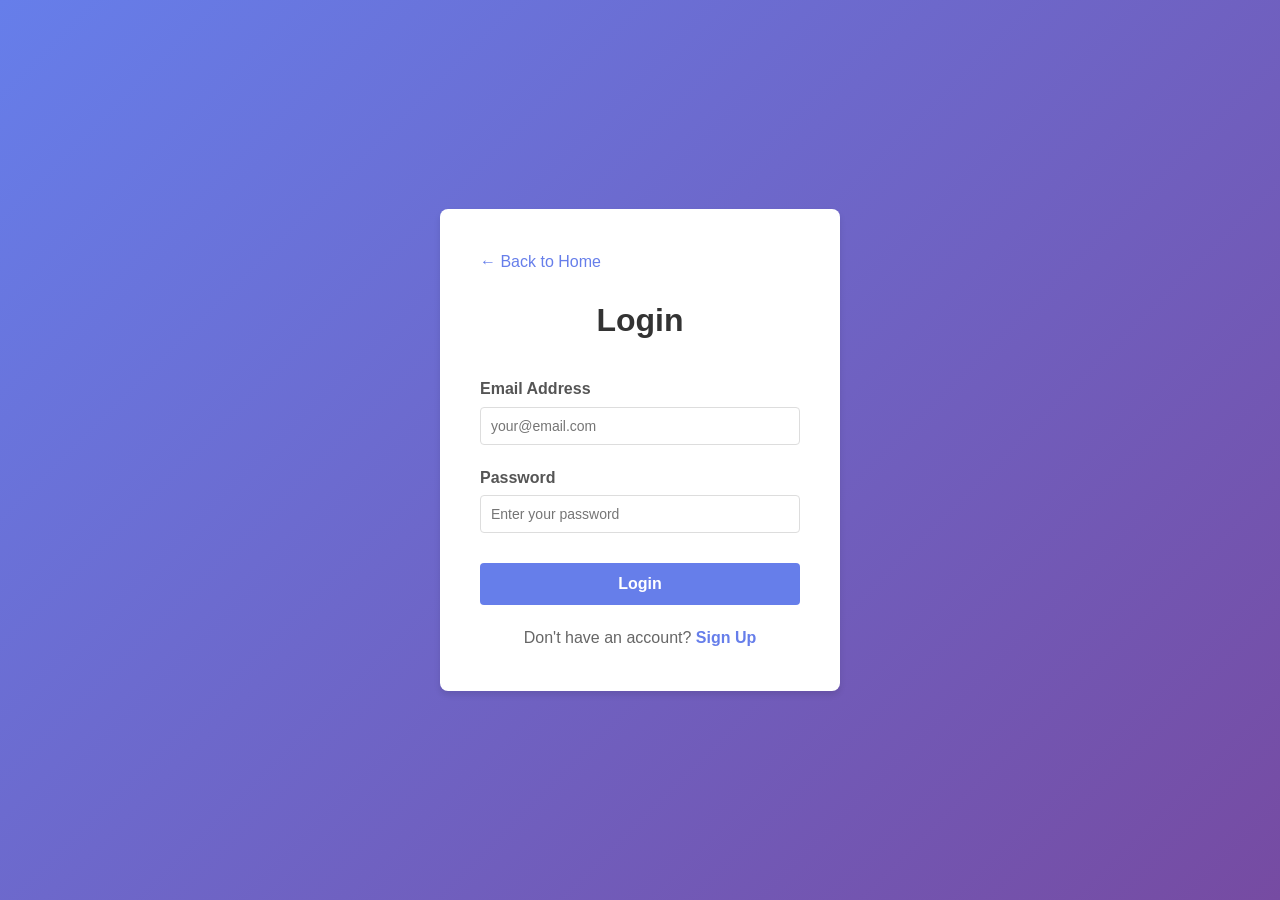
<file: login.html>
<!DOCTYPE html>
<html lang="en">
<head>
    <meta charset="UTF-8">
    <meta name="viewport" content="width=device-width, initial-scale=1.0">
    <title>Login - SkillSwap Hub</title>
    <link rel="stylesheet" href="index.css">
    <style>
        body {
            display: flex;
            justify-content: center;
            align-items: center;
            min-height: 100vh;
            background: linear-gradient(135deg, #667eea 0%, #764ba2 100%);
            font-family: Arial, sans-serif;
        }
        .auth-container {
            background: white;
            padding: 40px;
            border-radius: 8px;
            box-shadow: 0 4px 6px rgba(0, 0, 0, 0.1);
            width: 100%;
            max-width: 400px;
        }
        .auth-container h1 {
            text-align: center;
            color: #333;
            margin-bottom: 30px;
        }
        .form-group {
            margin-bottom: 20px;
        }
        .form-group label {
            display: block;
            margin-bottom: 5px;
            color: #555;
            font-weight: bold;
        }
        .form-group input {
            width: 100%;
            padding: 10px;
            border: 1px solid #ddd;
            border-radius: 4px;
            font-size: 14px;
            box-sizing: border-box;
        }
        .form-group input:focus {
            outline: none;
            border-color: #667eea;
        }
        .btn-login {
            width: 100%;
            padding: 12px;
            background: #667eea;
            color: white;
            border: none;
            border-radius: 4px;
            font-size: 16px;
            font-weight: bold;
            cursor: pointer;
            margin-top: 10px;
        }
        .btn-login:hover {
            background: #5568d3;
        }
        .auth-footer {
            text-align: center;
            margin-top: 20px;
            color: #666;
        }
        .auth-footer a {
            color: #667eea;
            text-decoration: none;
            font-weight: bold;
        }
        .back-link {
            display: inline-block;
            margin-bottom: 20px;
            color: #667eea;
            text-decoration: none;
        }
    </style>
</head>
<body>

<div class="auth-container">
    <a href="index.html" class="back-link">← Back to Home</a>
    
    <h1>Login</h1>
    
    <form onsubmit="handleLogin(event)">
        <div class="form-group">
            <label for="email">Email Address</label>
            <input type="email" id="email" required placeholder="your@email.com">
        </div>
        
        <div class="form-group">
            <label for="password">Password</label>
            <input type="password" id="password" required placeholder="Enter your password">
        </div>
        
        <button type="submit" class="btn-login">Login</button>
    </form>
    
    <div class="auth-footer">
        <p>Don't have an account? <a href="signup.html">Sign Up</a></p>
    </div>
</div>

<script>
    function handleLogin(event) {
        event.preventDefault();
        const email = document.getElementById('email').value;
        alert(`Welcome back! Logged in as ${email}`);
        // Here you would typically send the login data to a server
        window.location.href = 'index.html';
    }
</script>

</body>
</html>
</file>
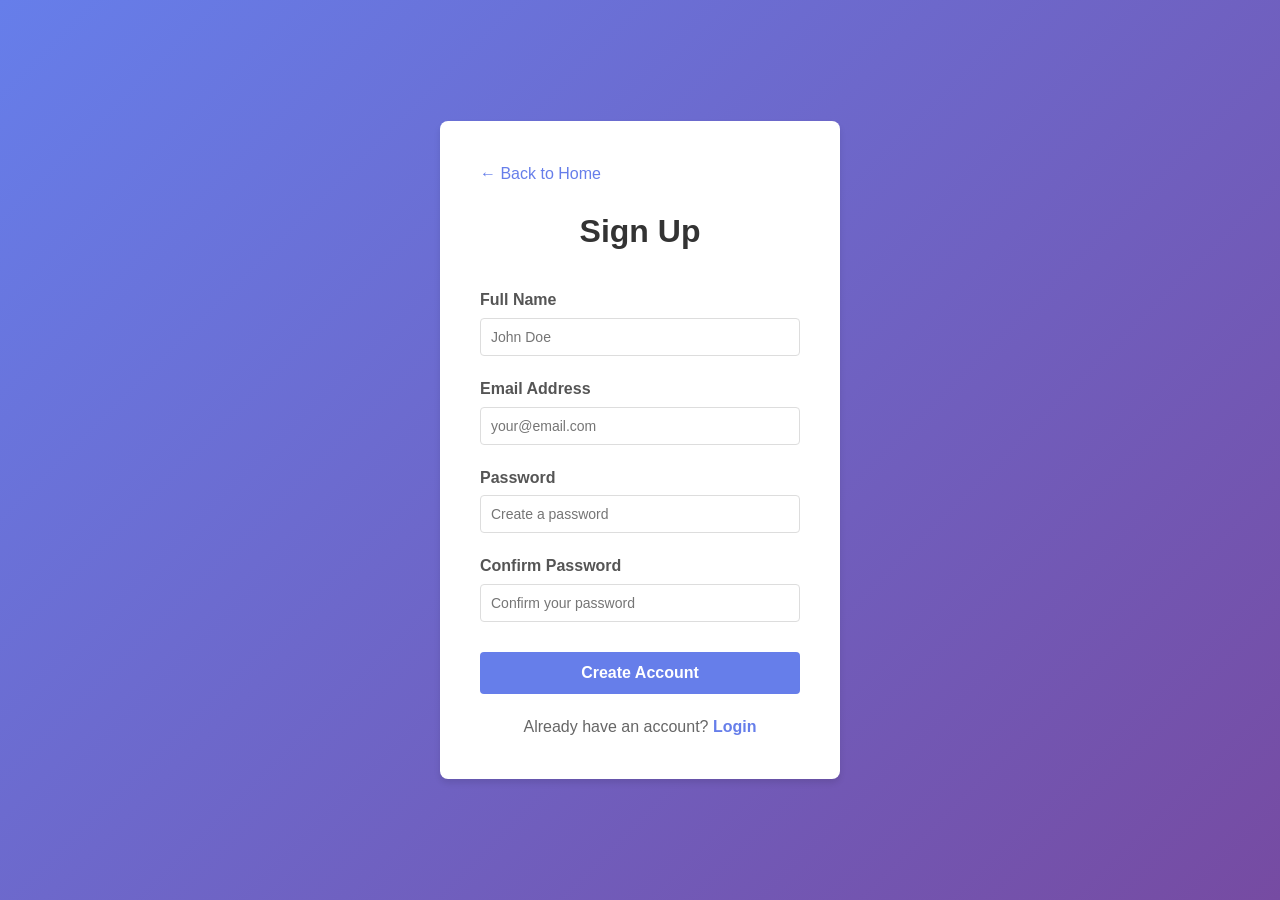
<file: signup.html>
<!DOCTYPE html>
<html lang="en">
<head>
    <meta charset="UTF-8">
    <meta name="viewport" content="width=device-width, initial-scale=1.0">
    <title>Sign Up - SkillSwap Hub</title>
    <link rel="stylesheet" href="index.css">
    <style>
        body {
            display: flex;
            justify-content: center;
            align-items: center;
            min-height: 100vh;
            background: linear-gradient(135deg, #667eea 0%, #764ba2 100%);
            font-family: Arial, sans-serif;
        }
        .auth-container {
            background: white;
            padding: 40px;
            border-radius: 8px;
            box-shadow: 0 4px 6px rgba(0, 0, 0, 0.1);
            width: 100%;
            max-width: 400px;
        }
        .auth-container h1 {
            text-align: center;
            color: #333;
            margin-bottom: 30px;
        }
        .form-group {
            margin-bottom: 20px;
        }
        .form-group label {
            display: block;
            margin-bottom: 5px;
            color: #555;
            font-weight: bold;
        }
        .form-group input {
            width: 100%;
            padding: 10px;
            border: 1px solid #ddd;
            border-radius: 4px;
            font-size: 14px;
            box-sizing: border-box;
        }
        .form-group input:focus {
            outline: none;
            border-color: #667eea;
        }
        .btn-signup {
            width: 100%;
            padding: 12px;
            background: #667eea;
            color: white;
            border: none;
            border-radius: 4px;
            font-size: 16px;
            font-weight: bold;
            cursor: pointer;
            margin-top: 10px;
        }
        .btn-signup:hover {
            background: #5568d3;
        }
        .auth-footer {
            text-align: center;
            margin-top: 20px;
            color: #666;
        }
        .auth-footer a {
            color: #667eea;
            text-decoration: none;
            font-weight: bold;
        }
        .back-link {
            display: inline-block;
            margin-bottom: 20px;
            color: #667eea;
            text-decoration: none;
        }
    </style>
</head>
<body>

<div class="auth-container">
    <a href="index.html" class="back-link">← Back to Home</a>
    
    <h1>Sign Up</h1>
    
    <form onsubmit="handleSignUp(event)">
        <div class="form-group">
            <label for="name">Full Name</label>
            <input type="text" id="name" required placeholder="John Doe">
        </div>
        
        <div class="form-group">
            <label for="email">Email Address</label>
            <input type="email" id="email" required placeholder="your@email.com">
        </div>
        
        <div class="form-group">
            <label for="password">Password</label>
            <input type="password" id="password" required placeholder="Create a password">
        </div>
        
        <div class="form-group">
            <label for="confirm-password">Confirm Password</label>
            <input type="password" id="confirm-password" required placeholder="Confirm your password">
        </div>
        
        <button type="submit" class="btn-signup">Create Account</button>
    </form>
    
    <div class="auth-footer">
        <p>Already have an account? <a href="login.html">Login</a></p>
    </div>
</div>

<script>
    function handleSignUp(event) {
        event.preventDefault();
        const name = document.getElementById('name').value;
        const password = document.getElementById('password').value;
        const confirmPassword = document.getElementById('confirm-password').value;
        
        if (password !== confirmPassword) {
            alert('Passwords do not match!');
            return;
        }
        
        alert(`Welcome to SkillSwap, ${name}! Your account has been created.`);
        // Here you would typically send the signup data to a server
        window.location.href = 'index.html';
    }
</script>

</body>
</html>
</file>
<file: index.css>
* {
    margin: 0;
    padding: 0;
    box-sizing: border-box;
}

body {
    font-family: 'Segoe UI', Tahoma, Geneva, Verdana, sans-serif;
    line-height: 1.6;
    color: #333;
    background-color: #f8f9fa;
}

/* ===== HEADER & NAVIGATION ===== */
header {
    background: linear-gradient(135deg, #667eea 0%, #764ba2 100%);
    color: white;
    padding: 1rem 2rem;
    display: flex;
    justify-content: space-between;
    align-items: center;
    box-shadow: 0 2px 10px rgba(0, 0, 0, 0.1);
    position: sticky;
    top: 0;
    z-index: 50;
}

.logo {
    font-size: 1.8rem;
    font-weight: bold;
    letter-spacing: 1px;
}

nav {
    display: flex;
    gap: 1.5rem;
    align-items: center;
}

nav input {
    padding: 0.7rem 1rem;
    border: none;
    border-radius: 20px;
    width: 250px;
    font-size: 0.9rem;
}

nav input:focus {
    outline: none;
    box-shadow: 0 0 8px rgba(255, 255, 255, 0.3);
}

nav a {
    color: white;
    text-decoration: none;
    font-weight: 500;
    transition: all 0.3s ease;
    padding: 0.5rem 1rem;
    border-radius: 4px;
}

nav a:hover {
    background-color: rgba(255, 255, 255, 0.2);
    transform: translateY(-2px);
}

/* ===== HERO SECTION ===== */
.hero {
    background: linear-gradient(135deg, #667eea 0%, #764ba2 100%);
    color: white;
    padding: 4rem 2rem;
    text-align: center;
    margin-bottom: 3rem;
}

.hero h1 {
    font-size: 3rem;
    margin-bottom: 1.5rem;
    font-weight: bold;
}

.main-cta {
    background-color: #ff6b6b;
    color: white;
    border: none;
    padding: 1rem 2.5rem;
    font-size: 1.1rem;
    border-radius: 30px;
    cursor: pointer;
    transition: all 0.3s ease;
    font-weight: bold;
    box-shadow: 0 4px 15px rgba(0, 0, 0, 0.2);
}

.main-cta:hover {
    background-color: #ff5252;
    transform: translateY(-3px);
    box-shadow: 0 6px 20px rgba(0, 0, 0, 0.3);
}

/* ===== HOW IT WORKS SECTION ===== */
.how {
    text-align: center;
    padding: 3rem 2rem;
    background-color: white;
    margin-bottom: 3rem;
}

.how h2 {
    font-size: 2.2rem;
    margin-bottom: 2rem;
    color: #333;
}

.steps {
    display: flex;
    justify-content: center;
    gap: 2rem;
    flex-wrap: wrap;
}

.step {
    background: linear-gradient(135deg, #667eea 0%, #764ba2 100%);
    color: white;
    padding: 2rem;
    border-radius: 10px;
    width: 150px;
    font-weight: bold;
    font-size: 1.1rem;
    box-shadow: 0 4px 10px rgba(0, 0, 0, 0.1);
    transition: all 0.3s ease;
}

.step:hover {
    transform: translateY(-5px);
    box-shadow: 0 6px 20px rgba(0, 0, 0, 0.2);
}

/* ===== CARDS SECTION ===== */
.cards {
    display: grid;
    grid-template-columns: repeat(auto-fit, minmax(280px, 1fr));
    gap: 2rem;
    padding: 2rem;
    max-width: 1200px;
    margin: 0 auto;
}

.card {
    background: white;
    border-radius: 10px;
    padding: 1.5rem;
    box-shadow: 0 4px 15px rgba(0, 0, 0, 0.1);
    transition: all 0.3s ease;
    text-align: center;
}

.card:hover {
    transform: translateY(-10px);
    box-shadow: 0 8px 25px rgba(0, 0, 0, 0.15);
}

.card img {
    width: 80px;
    height: 80px;
    border-radius: 50%;
    background-color: #ddd;
    margin-bottom: 1rem;
}

.card h3 {
    font-size: 1.3rem;
    margin-bottom: 0.5rem;
    color: #333;
}

.card p {
    color: #666;
    font-size: 0.95rem;
    margin-bottom: 1rem;
    line-height: 1.5;
}

/* ===== BUTTONS ===== */
.connect-btn {
    background: linear-gradient(135deg, #667eea 0%, #764ba2 100%);
    color: white;
    border: none;
    padding: 0.8rem 1.5rem;
    border-radius: 20px;
    cursor: pointer;
    font-size: 0.95rem;
    font-weight: bold;
    transition: all 0.3s ease;
    width: 100%;
}

.connect-btn:hover {
    transform: scale(1.05);
    box-shadow: 0 4px 15px rgba(102, 126, 234, 0.4);
}

.connect-btn:active {
    transform: scale(0.98);
}

.btn {
    background-color: #ff6b6b;
    padding: 0.5rem 1rem !important;
    border-radius: 20px;
}

.btn:hover {
    background-color: #ff5252;
}

/* ===== RESPONSIVE DESIGN ===== */
@media (max-width: 768px) {
    header {
        flex-direction: column;
        gap: 1rem;
    }

    .logo {
        font-size: 1.5rem;
    }

    nav {
        flex-direction: column;
        width: 100%;
        gap: 1rem;
    }

    nav input {
        width: 100%;
    }

    .hero h1 {
        font-size: 2rem;
    }

    .steps {
        flex-direction: column;
        gap: 1rem;
    }

    .step {
        width: 100%;
    }

    .cards {
        grid-template-columns: 1fr;
        padding: 1rem;
    }
}

@media (max-width: 480px) {
    body {
        font-size: 14px;
    }

    header {
        padding: 0.8rem 1rem;
    }

    .logo {
        font-size: 1.2rem;
    }

    nav input {
        padding: 0.5rem 0.8rem;
        font-size: 0.8rem;
    }

    .hero {
        padding: 2rem 1rem;
    }

    .hero h1 {
        font-size: 1.5rem;
    }

    .main-cta {
        padding: 0.8rem 1.5rem;
        font-size: 0.9rem;
    }

    .how h2 {
        font-size: 1.5rem;
    }

    .step {
        padding: 1.5rem;
        font-size: 0.9rem;
    }

    .card {
        padding: 1rem;
    }

    .connect-btn {
        padding: 0.6rem 1rem;
        font-size: 0.85rem;
    }
}

/* ===== ANIMATIONS ===== */
@keyframes fadeIn {
    from {
        opacity: 0;
        transform: translateY(20px);
    }
    to {
        opacity: 1;
        transform: translateY(0);
    }
}

.card {
    animation: fadeIn 0.5s ease-out;
}
</file>
